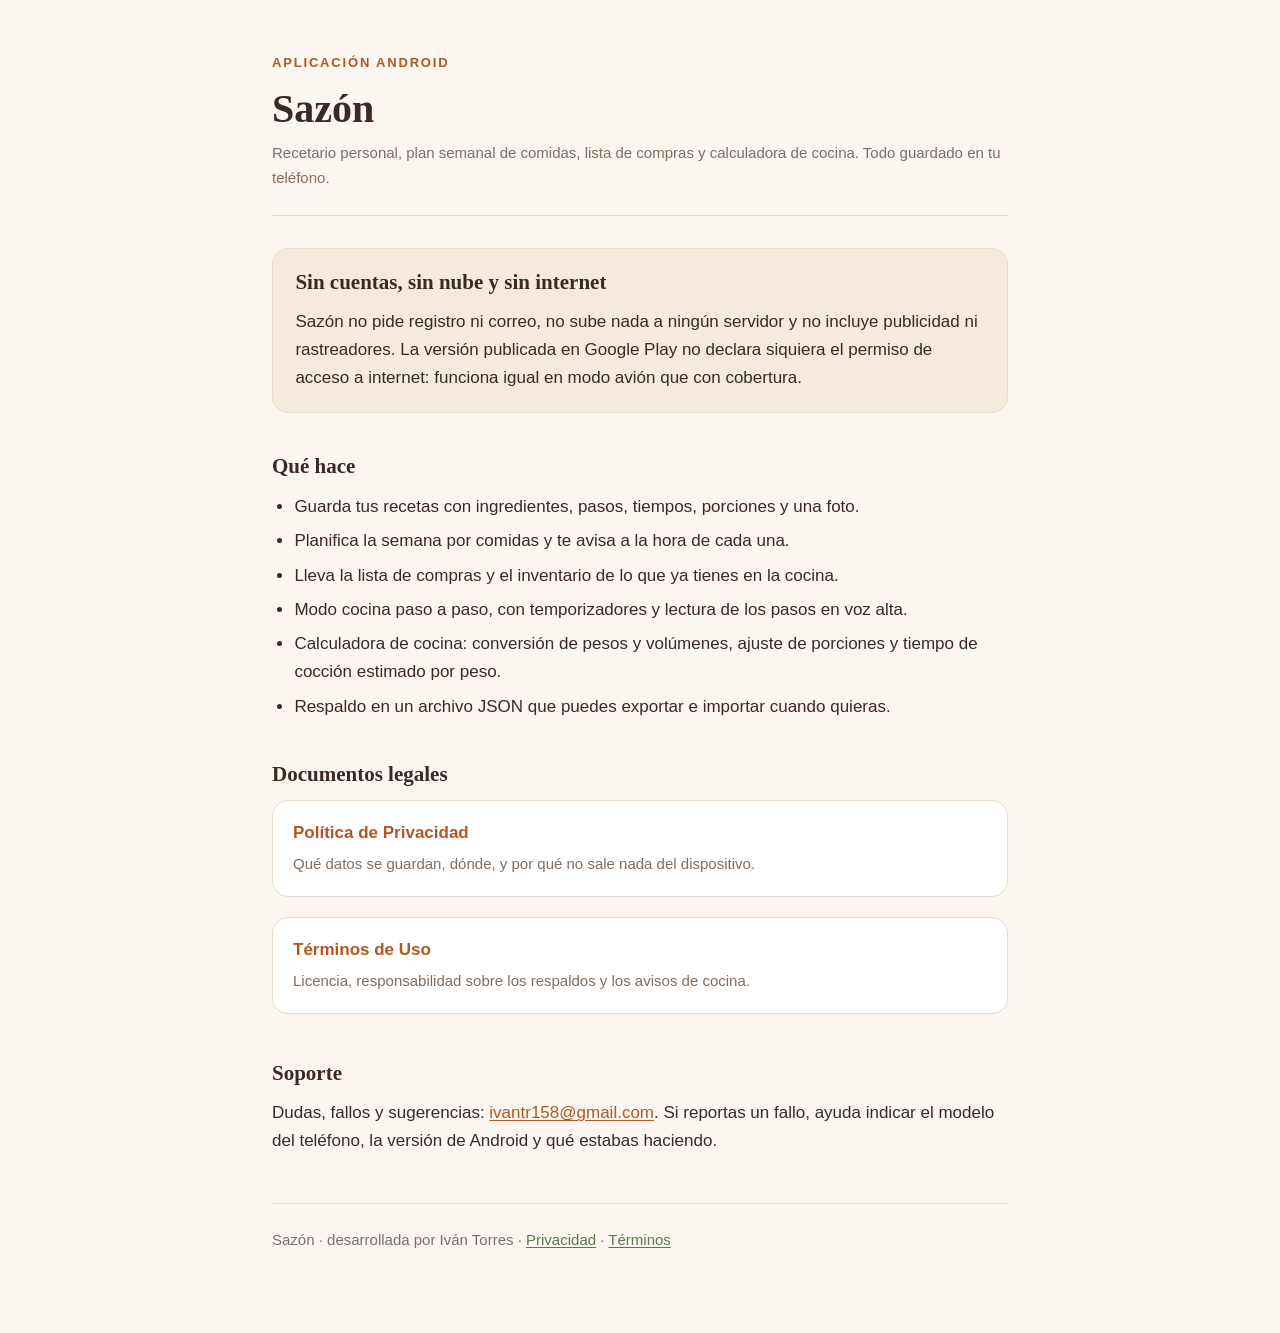
<file: index.html>
<!DOCTYPE html>
<html lang="es">
<head>
<meta charset="utf-8">
<meta name="viewport" content="width=device-width, initial-scale=1">
<title>Sazón · Recetario personal para Android</title>
<meta name="description" content="Sazón es un recetario personal para Android: recetas, plan semanal, lista de compras y calculadora de cocina. Sin cuentas, sin nube y sin internet.">
<link rel="stylesheet" href="estilo.css">
</head>
<body>
<div class="envoltura">

<header class="portada">
  <p class="marca">Aplicación Android</p>
  <h1>Sazón</h1>
  <p class="fecha">Recetario personal, plan semanal de comidas, lista de compras y calculadora de cocina. Todo guardado en tu teléfono.</p>
</header>

<div class="resumen">
  <h2>Sin cuentas, sin nube y sin internet</h2>
  <p>Sazón no pide registro ni correo, no sube nada a ningún servidor y no incluye publicidad ni rastreadores. La versión publicada en Google Play no declara siquiera el permiso de acceso a internet: funciona igual en modo avión que con cobertura.</p>
</div>

<h2>Qué hace</h2>
<ul>
  <li>Guarda tus recetas con ingredientes, pasos, tiempos, porciones y una foto.</li>
  <li>Planifica la semana por comidas y te avisa a la hora de cada una.</li>
  <li>Lleva la lista de compras y el inventario de lo que ya tienes en la cocina.</li>
  <li>Modo cocina paso a paso, con temporizadores y lectura de los pasos en voz alta.</li>
  <li>Calculadora de cocina: conversión de pesos y volúmenes, ajuste de porciones y tiempo de cocción estimado por peso.</li>
  <li>Respaldo en un archivo JSON que puedes exportar e importar cuando quieras.</li>
</ul>

<h2>Documentos legales</h2>
<ul class="tarjetas">
  <li><a href="privacidad.html"><strong>Política de Privacidad</strong><span>Qué datos se guardan, dónde, y por qué no sale nada del dispositivo.</span></a></li>
  <li><a href="terminos.html"><strong>Términos de Uso</strong><span>Licencia, responsabilidad sobre los respaldos y los avisos de cocina.</span></a></li>
</ul>

<h2>Soporte</h2>
<p>Dudas, fallos y sugerencias: <a href="mailto:ivantr158@gmail.com">ivantr158@gmail.com</a>. Si reportas un fallo, ayuda indicar el modelo del teléfono, la versión de Android y qué estabas haciendo.</p>

<footer>
  <p>Sazón · desarrollada por Iván Torres · <a href="privacidad.html">Privacidad</a> · <a href="terminos.html">Términos</a></p>
</footer>

</div>
</body>
</html>
</file>
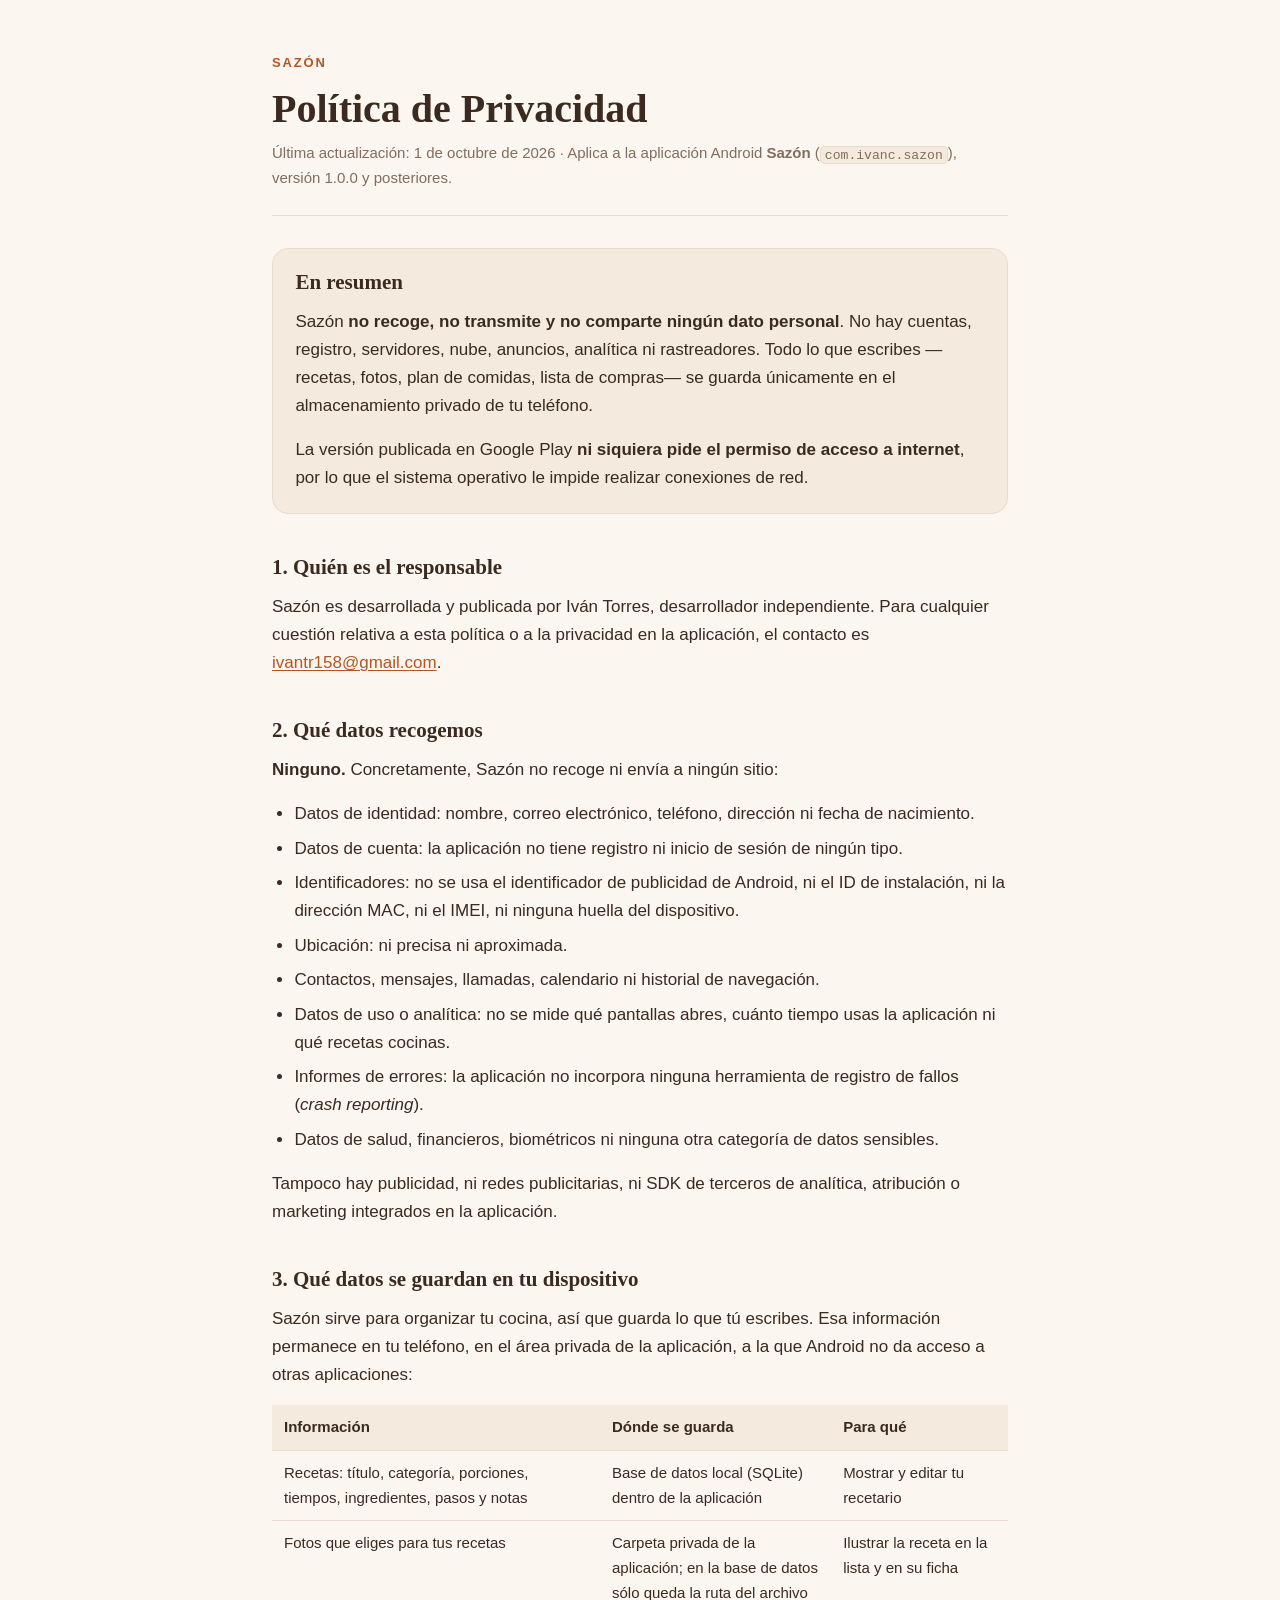
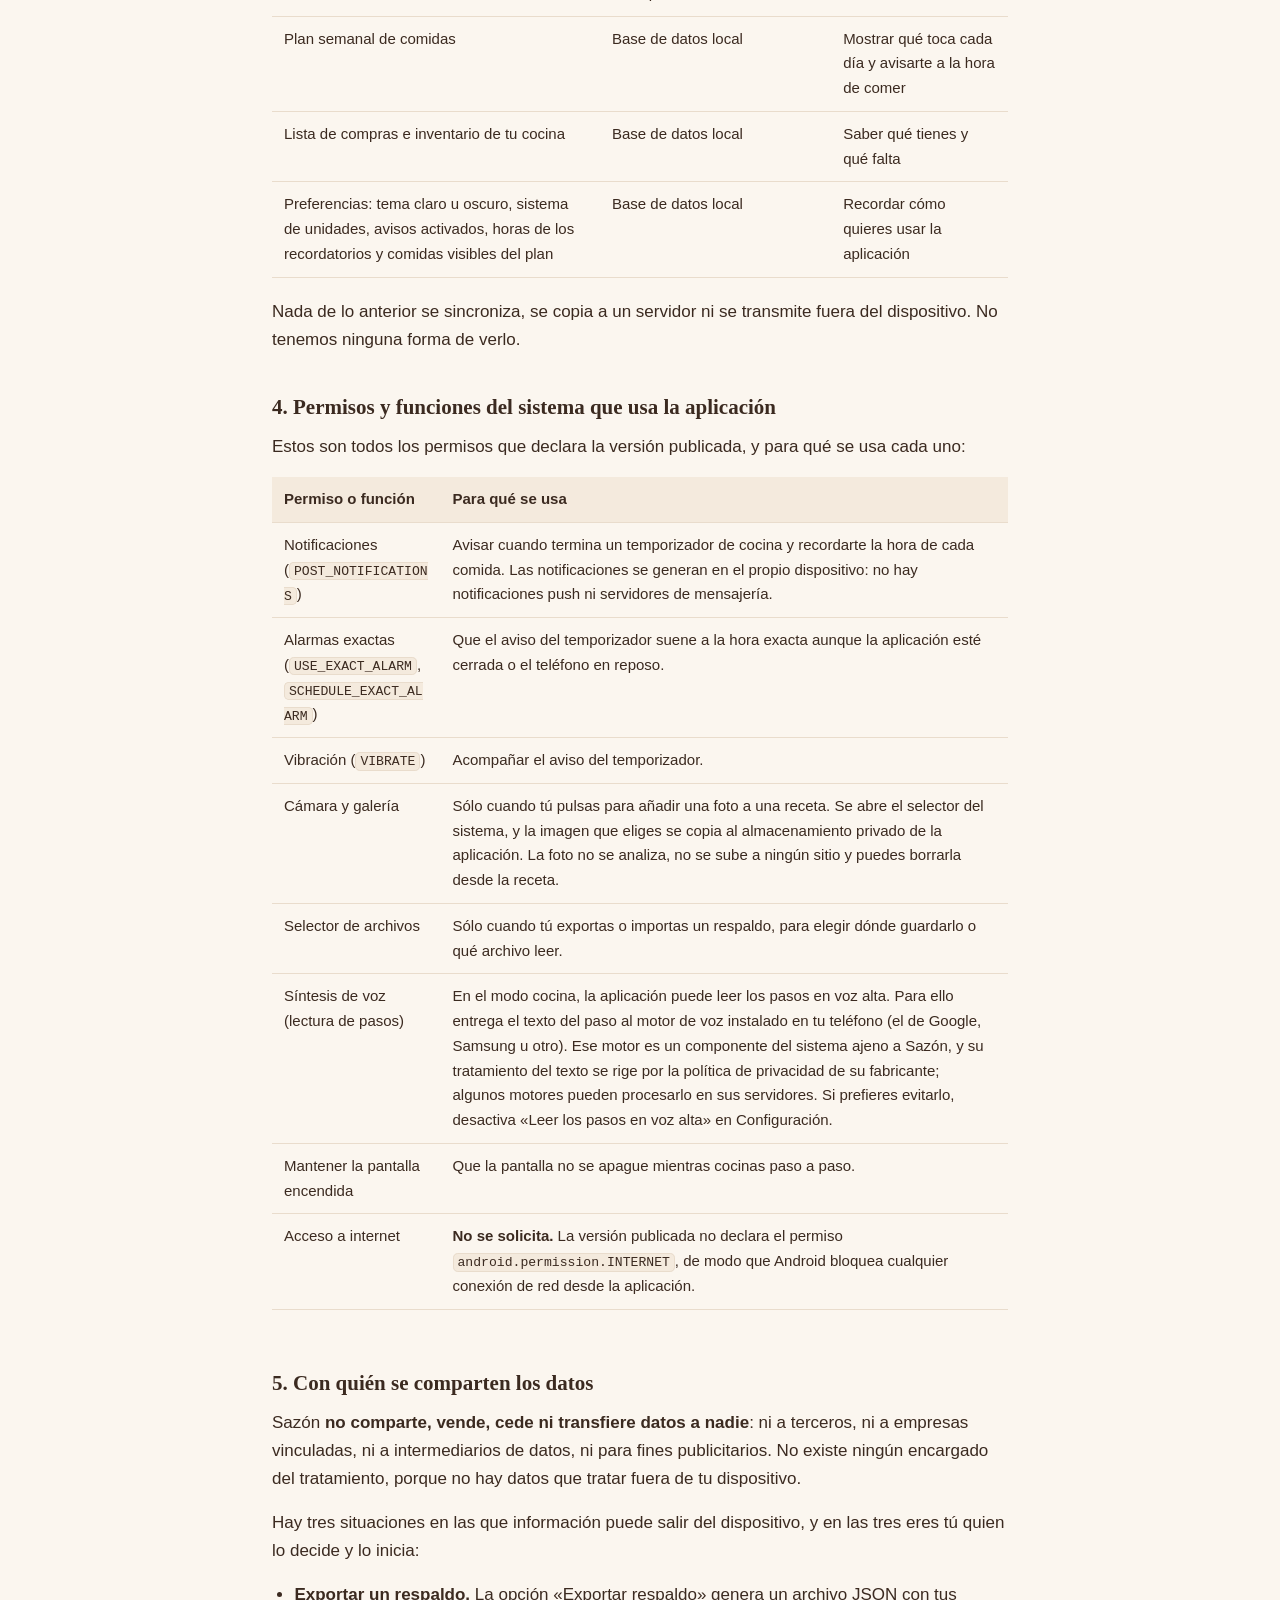
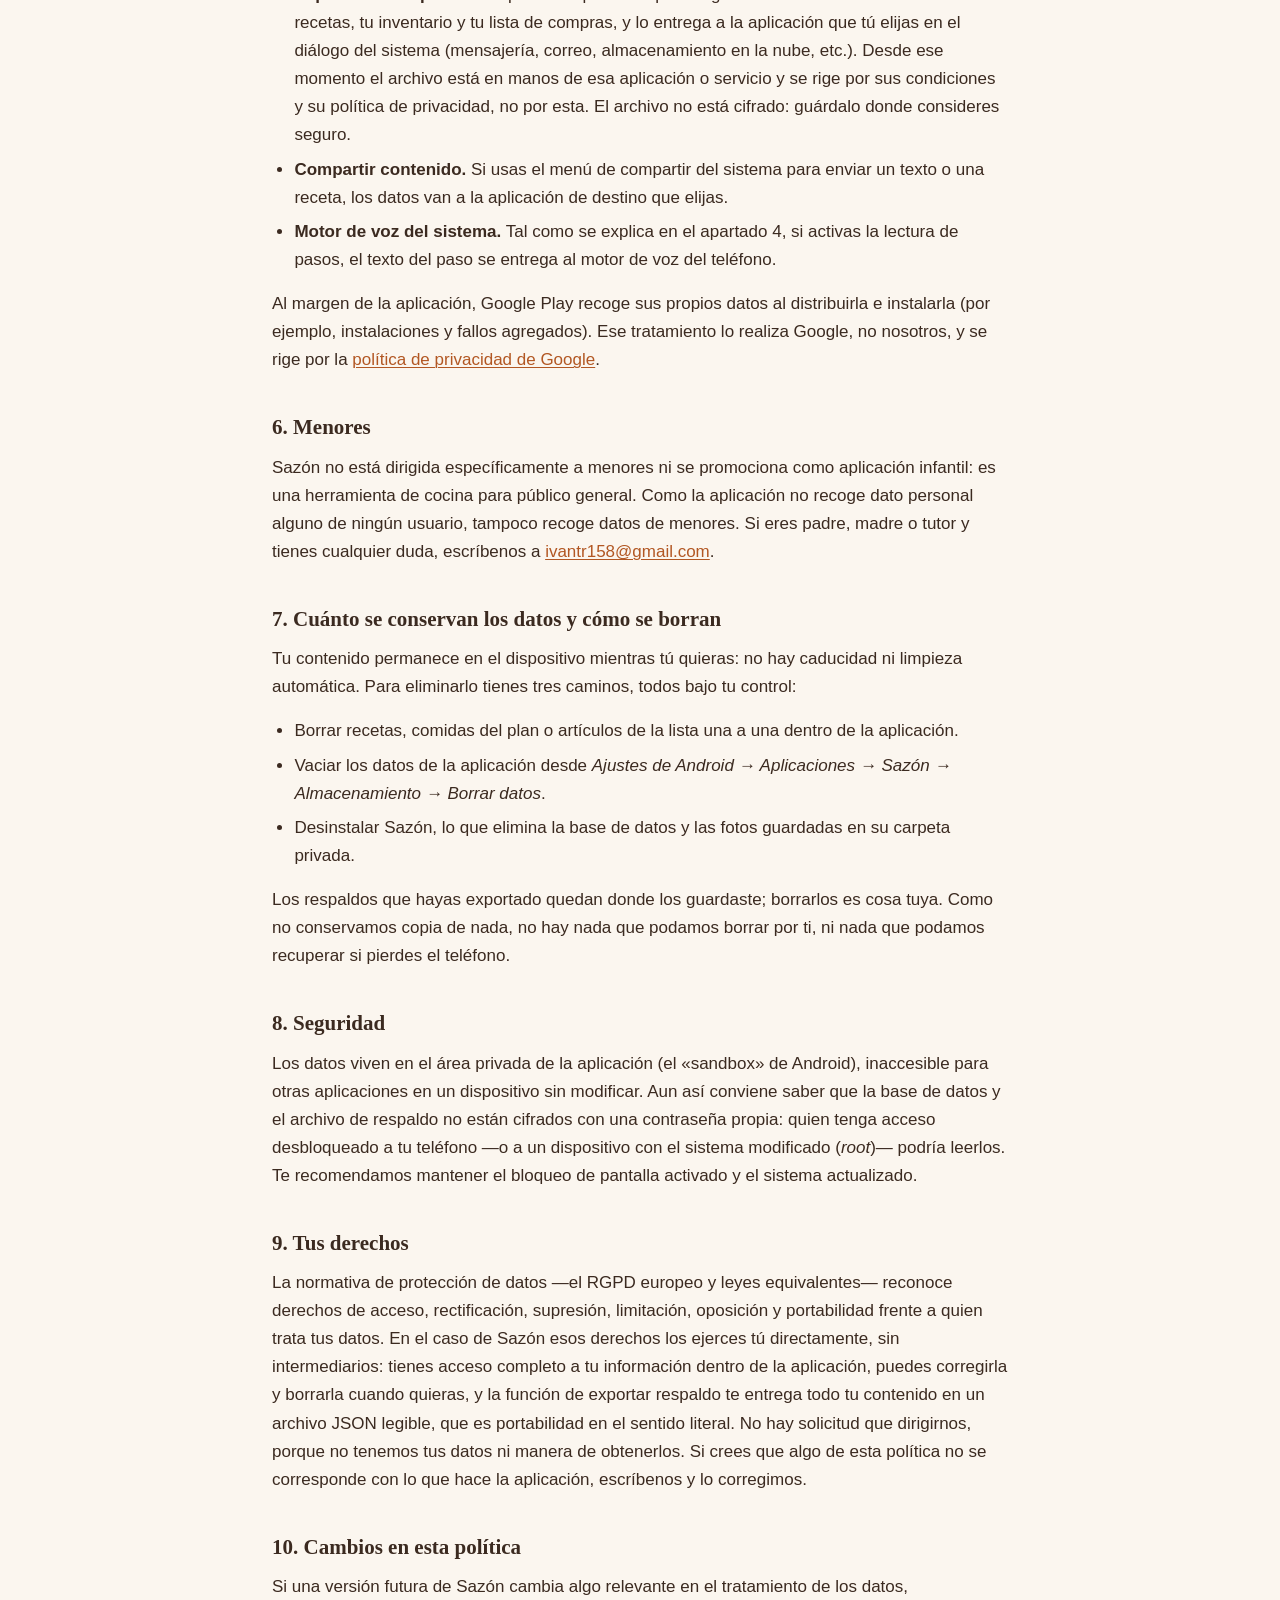
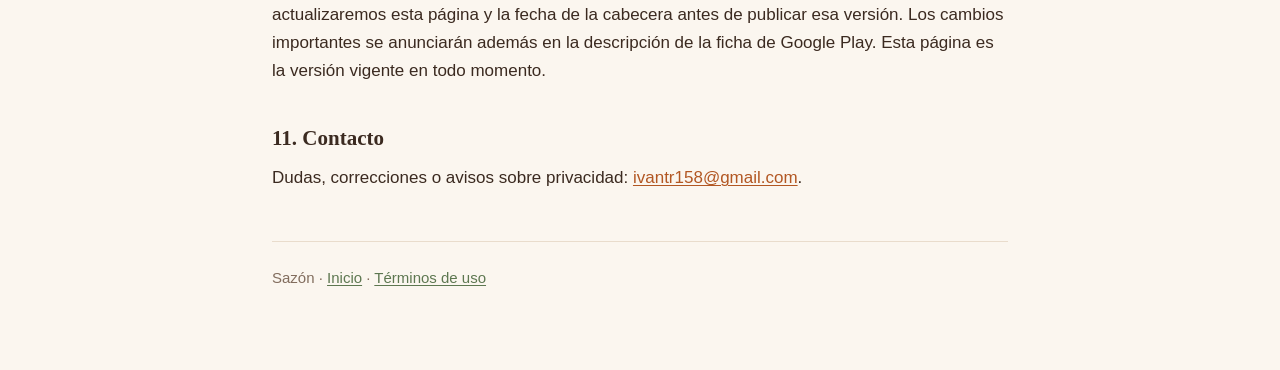
<file: privacidad.html>
<!DOCTYPE html>
<html lang="es">
<head>
<meta charset="utf-8">
<meta name="viewport" content="width=device-width, initial-scale=1">
<title>Política de Privacidad · Sazón</title>
<meta name="description" content="Política de privacidad de Sazón, el recetario personal para Android que guarda todo en tu teléfono.">
<link rel="stylesheet" href="estilo.css">
</head>
<body>
<div class="envoltura">

<header class="portada">
  <a class="marca" href="index.html">Sazón</a>
  <h1>Política de Privacidad</h1>
  <p class="fecha">Última actualización: 1 de octubre de 2026 · Aplica a la aplicación Android <strong>Sazón</strong> (<code>com.ivanc.sazon</code>), versión 1.0.0 y posteriores.</p>
</header>

<div class="resumen">
  <h2>En resumen</h2>
  <p>Sazón <strong>no recoge, no transmite y no comparte ningún dato personal</strong>. No hay cuentas, registro, servidores, nube, anuncios, analítica ni rastreadores. Todo lo que escribes —recetas, fotos, plan de comidas, lista de compras— se guarda únicamente en el almacenamiento privado de tu teléfono.</p>
  <p>La versión publicada en Google Play <strong>ni siquiera pide el permiso de acceso a internet</strong>, por lo que el sistema operativo le impide realizar conexiones de red.</p>
</div>

<h2>1. Quién es el responsable</h2>
<p>Sazón es desarrollada y publicada por Iván Torres, desarrollador independiente. Para cualquier cuestión relativa a esta política o a la privacidad en la aplicación, el contacto es <a href="mailto:ivantr158@gmail.com">ivantr158@gmail.com</a>.</p>

<h2>2. Qué datos recogemos</h2>
<p><strong>Ninguno.</strong> Concretamente, Sazón no recoge ni envía a ningún sitio:</p>
<ul>
  <li>Datos de identidad: nombre, correo electrónico, teléfono, dirección ni fecha de nacimiento.</li>
  <li>Datos de cuenta: la aplicación no tiene registro ni inicio de sesión de ningún tipo.</li>
  <li>Identificadores: no se usa el identificador de publicidad de Android, ni el ID de instalación, ni la dirección MAC, ni el IMEI, ni ninguna huella del dispositivo.</li>
  <li>Ubicación: ni precisa ni aproximada.</li>
  <li>Contactos, mensajes, llamadas, calendario ni historial de navegación.</li>
  <li>Datos de uso o analítica: no se mide qué pantallas abres, cuánto tiempo usas la aplicación ni qué recetas cocinas.</li>
  <li>Informes de errores: la aplicación no incorpora ninguna herramienta de registro de fallos (<em>crash reporting</em>).</li>
  <li>Datos de salud, financieros, biométricos ni ninguna otra categoría de datos sensibles.</li>
</ul>
<p>Tampoco hay publicidad, ni redes publicitarias, ni SDK de terceros de analítica, atribución o marketing integrados en la aplicación.</p>

<h2>3. Qué datos se guardan en tu dispositivo</h2>
<p>Sazón sirve para organizar tu cocina, así que guarda lo que tú escribes. Esa información permanece en tu teléfono, en el área privada de la aplicación, a la que Android no da acceso a otras aplicaciones:</p>
<div class="tabla-scroll">
<table>
  <thead>
    <tr><th>Información</th><th>Dónde se guarda</th><th>Para qué</th></tr>
  </thead>
  <tbody>
    <tr><td>Recetas: título, categoría, porciones, tiempos, ingredientes, pasos y notas</td><td>Base de datos local (SQLite) dentro de la aplicación</td><td>Mostrar y editar tu recetario</td></tr>
    <tr><td>Fotos que eliges para tus recetas</td><td>Carpeta privada de la aplicación; en la base de datos sólo queda la ruta del archivo</td><td>Ilustrar la receta en la lista y en su ficha</td></tr>
    <tr><td>Plan semanal de comidas</td><td>Base de datos local</td><td>Mostrar qué toca cada día y avisarte a la hora de comer</td></tr>
    <tr><td>Lista de compras e inventario de tu cocina</td><td>Base de datos local</td><td>Saber qué tienes y qué falta</td></tr>
    <tr><td>Preferencias: tema claro u oscuro, sistema de unidades, avisos activados, horas de los recordatorios y comidas visibles del plan</td><td>Base de datos local</td><td>Recordar cómo quieres usar la aplicación</td></tr>
  </tbody>
</table>
</div>
<p>Nada de lo anterior se sincroniza, se copia a un servidor ni se transmite fuera del dispositivo. No tenemos ninguna forma de verlo.</p>

<h2>4. Permisos y funciones del sistema que usa la aplicación</h2>
<p>Estos son todos los permisos que declara la versión publicada, y para qué se usa cada uno:</p>
<div class="tabla-scroll">
<table>
  <thead>
    <tr><th>Permiso o función</th><th>Para qué se usa</th></tr>
  </thead>
  <tbody>
    <tr><td>Notificaciones (<code>POST_NOTIFICATIONS</code>)</td><td>Avisar cuando termina un temporizador de cocina y recordarte la hora de cada comida. Las notificaciones se generan en el propio dispositivo: no hay notificaciones push ni servidores de mensajería.</td></tr>
    <tr><td>Alarmas exactas (<code>USE_EXACT_ALARM</code>, <code>SCHEDULE_EXACT_ALARM</code>)</td><td>Que el aviso del temporizador suene a la hora exacta aunque la aplicación esté cerrada o el teléfono en reposo.</td></tr>
    <tr><td>Vibración (<code>VIBRATE</code>)</td><td>Acompañar el aviso del temporizador.</td></tr>
    <tr><td>Cámara y galería</td><td>Sólo cuando tú pulsas para añadir una foto a una receta. Se abre el selector del sistema, y la imagen que eliges se copia al almacenamiento privado de la aplicación. La foto no se analiza, no se sube a ningún sitio y puedes borrarla desde la receta.</td></tr>
    <tr><td>Selector de archivos</td><td>Sólo cuando tú exportas o importas un respaldo, para elegir dónde guardarlo o qué archivo leer.</td></tr>
    <tr><td>Síntesis de voz (lectura de pasos)</td><td>En el modo cocina, la aplicación puede leer los pasos en voz alta. Para ello entrega el texto del paso al motor de voz instalado en tu teléfono (el de Google, Samsung u otro). Ese motor es un componente del sistema ajeno a Sazón, y su tratamiento del texto se rige por la política de privacidad de su fabricante; algunos motores pueden procesarlo en sus servidores. Si prefieres evitarlo, desactiva «Leer los pasos en voz alta» en Configuración.</td></tr>
    <tr><td>Mantener la pantalla encendida</td><td>Que la pantalla no se apague mientras cocinas paso a paso.</td></tr>
    <tr><td>Acceso a internet</td><td><strong>No se solicita.</strong> La versión publicada no declara el permiso <code>android.permission.INTERNET</code>, de modo que Android bloquea cualquier conexión de red desde la aplicación.</td></tr>
  </tbody>
</table>
</div>

<h2>5. Con quién se comparten los datos</h2>
<p>Sazón <strong>no comparte, vende, cede ni transfiere datos a nadie</strong>: ni a terceros, ni a empresas vinculadas, ni a intermediarios de datos, ni para fines publicitarios. No existe ningún encargado del tratamiento, porque no hay datos que tratar fuera de tu dispositivo.</p>
<p>Hay tres situaciones en las que información puede salir del dispositivo, y en las tres eres tú quien lo decide y lo inicia:</p>
<ul>
  <li><strong>Exportar un respaldo.</strong> La opción «Exportar respaldo» genera un archivo JSON con tus recetas, tu inventario y tu lista de compras, y lo entrega a la aplicación que tú elijas en el diálogo del sistema (mensajería, correo, almacenamiento en la nube, etc.). Desde ese momento el archivo está en manos de esa aplicación o servicio y se rige por sus condiciones y su política de privacidad, no por esta. El archivo no está cifrado: guárdalo donde consideres seguro.</li>
  <li><strong>Compartir contenido.</strong> Si usas el menú de compartir del sistema para enviar un texto o una receta, los datos van a la aplicación de destino que elijas.</li>
  <li><strong>Motor de voz del sistema.</strong> Tal como se explica en el apartado 4, si activas la lectura de pasos, el texto del paso se entrega al motor de voz del teléfono.</li>
</ul>
<p>Al margen de la aplicación, Google Play recoge sus propios datos al distribuirla e instalarla (por ejemplo, instalaciones y fallos agregados). Ese tratamiento lo realiza Google, no nosotros, y se rige por la <a href="https://policies.google.com/privacy" rel="noopener">política de privacidad de Google</a>.</p>

<h2>6. Menores</h2>
<p>Sazón no está dirigida específicamente a menores ni se promociona como aplicación infantil: es una herramienta de cocina para público general. Como la aplicación no recoge dato personal alguno de ningún usuario, tampoco recoge datos de menores. Si eres padre, madre o tutor y tienes cualquier duda, escríbenos a <a href="mailto:ivantr158@gmail.com">ivantr158@gmail.com</a>.</p>

<h2>7. Cuánto se conservan los datos y cómo se borran</h2>
<p>Tu contenido permanece en el dispositivo mientras tú quieras: no hay caducidad ni limpieza automática. Para eliminarlo tienes tres caminos, todos bajo tu control:</p>
<ul>
  <li>Borrar recetas, comidas del plan o artículos de la lista una a una dentro de la aplicación.</li>
  <li>Vaciar los datos de la aplicación desde <em>Ajustes de Android → Aplicaciones → Sazón → Almacenamiento → Borrar datos</em>.</li>
  <li>Desinstalar Sazón, lo que elimina la base de datos y las fotos guardadas en su carpeta privada.</li>
</ul>
<p>Los respaldos que hayas exportado quedan donde los guardaste; borrarlos es cosa tuya. Como no conservamos copia de nada, no hay nada que podamos borrar por ti, ni nada que podamos recuperar si pierdes el teléfono.</p>

<h2>8. Seguridad</h2>
<p>Los datos viven en el área privada de la aplicación (el «sandbox» de Android), inaccesible para otras aplicaciones en un dispositivo sin modificar. Aun así conviene saber que la base de datos y el archivo de respaldo no están cifrados con una contraseña propia: quien tenga acceso desbloqueado a tu teléfono —o a un dispositivo con el sistema modificado (<em>root</em>)— podría leerlos. Te recomendamos mantener el bloqueo de pantalla activado y el sistema actualizado.</p>

<h2>9. Tus derechos</h2>
<p>La normativa de protección de datos —el RGPD europeo y leyes equivalentes— reconoce derechos de acceso, rectificación, supresión, limitación, oposición y portabilidad frente a quien trata tus datos. En el caso de Sazón esos derechos los ejerces tú directamente, sin intermediarios: tienes acceso completo a tu información dentro de la aplicación, puedes corregirla y borrarla cuando quieras, y la función de exportar respaldo te entrega todo tu contenido en un archivo JSON legible, que es portabilidad en el sentido literal. No hay solicitud que dirigirnos, porque no tenemos tus datos ni manera de obtenerlos. Si crees que algo de esta política no se corresponde con lo que hace la aplicación, escríbenos y lo corregimos.</p>

<h2>10. Cambios en esta política</h2>
<p>Si una versión futura de Sazón cambia algo relevante en el tratamiento de los datos, actualizaremos esta página y la fecha de la cabecera antes de publicar esa versión. Los cambios importantes se anunciarán además en la descripción de la ficha de Google Play. Esta página es la versión vigente en todo momento.</p>

<h2>11. Contacto</h2>
<p>Dudas, correcciones o avisos sobre privacidad: <a href="mailto:ivantr158@gmail.com">ivantr158@gmail.com</a>.</p>

<footer>
  <p>Sazón · <a href="index.html">Inicio</a> · <a href="terminos.html">Términos de uso</a></p>
</footer>

</div>
</body>
</html>
</file>
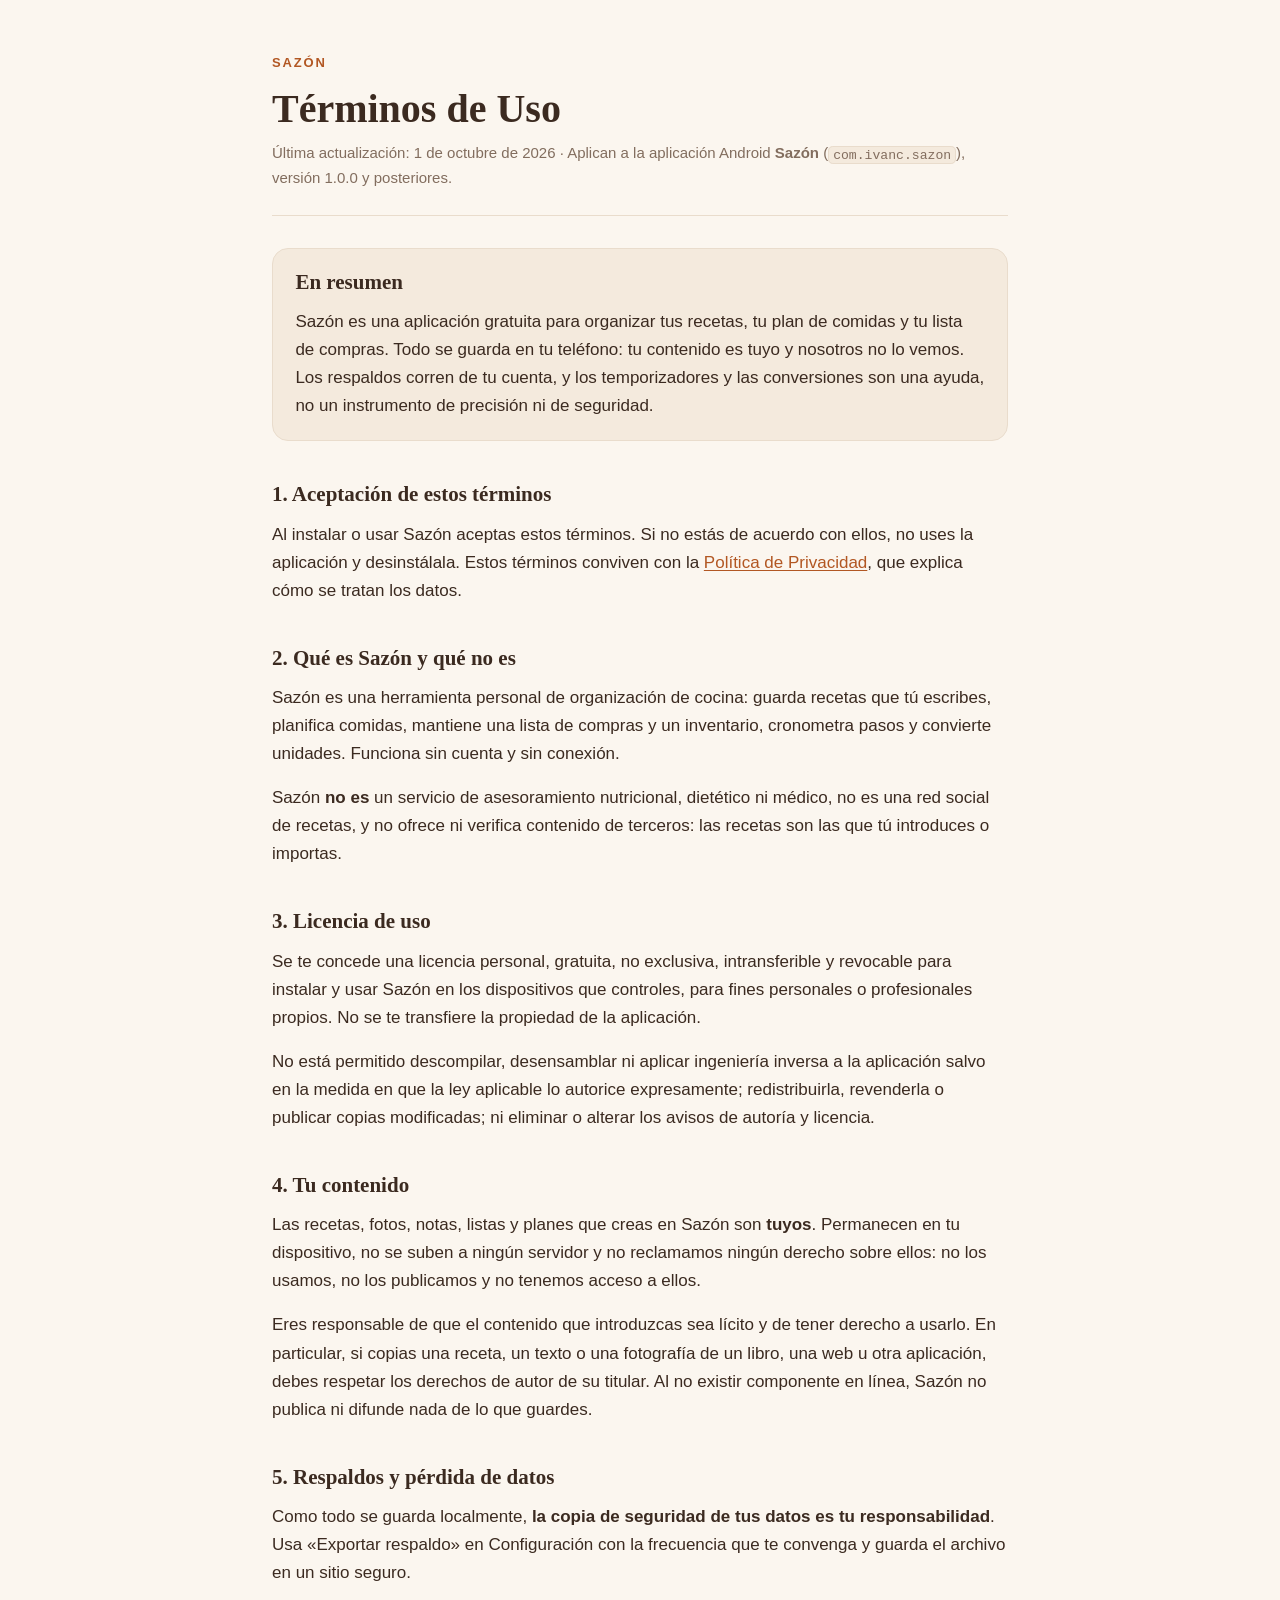
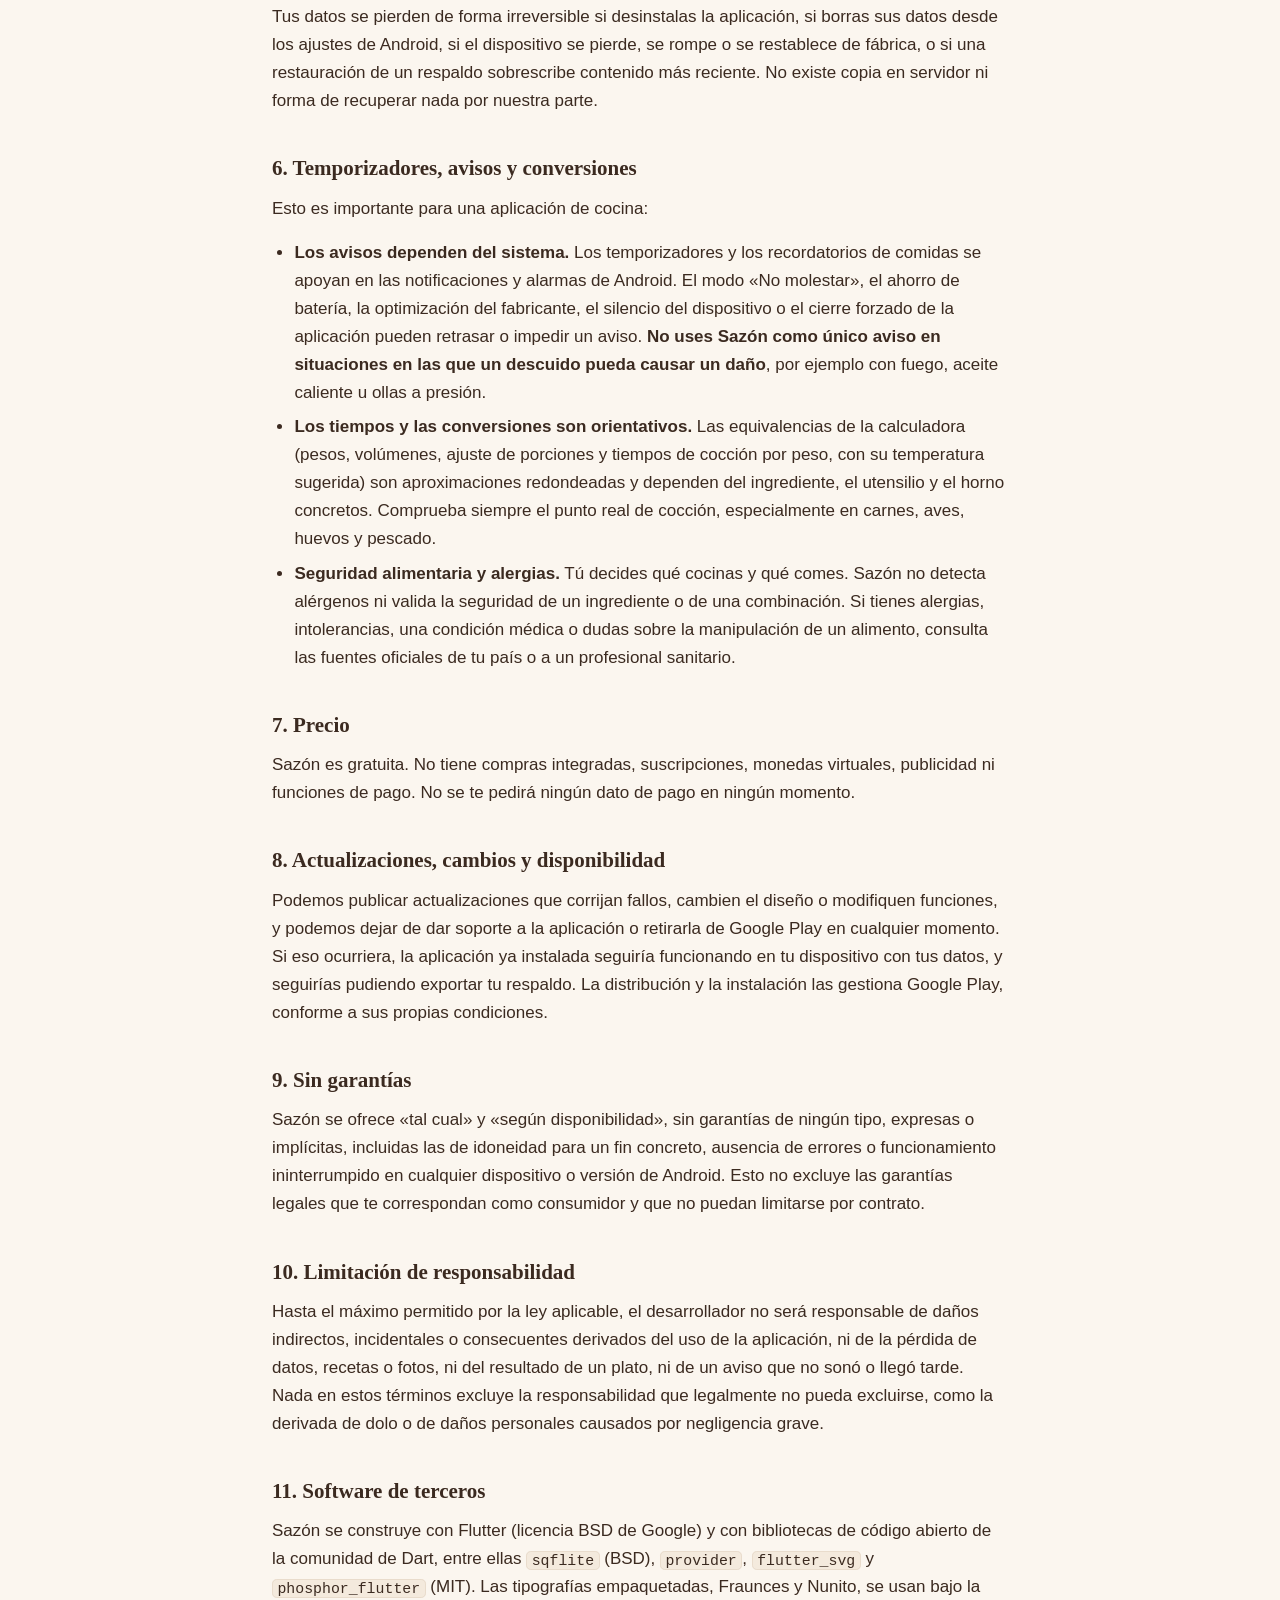
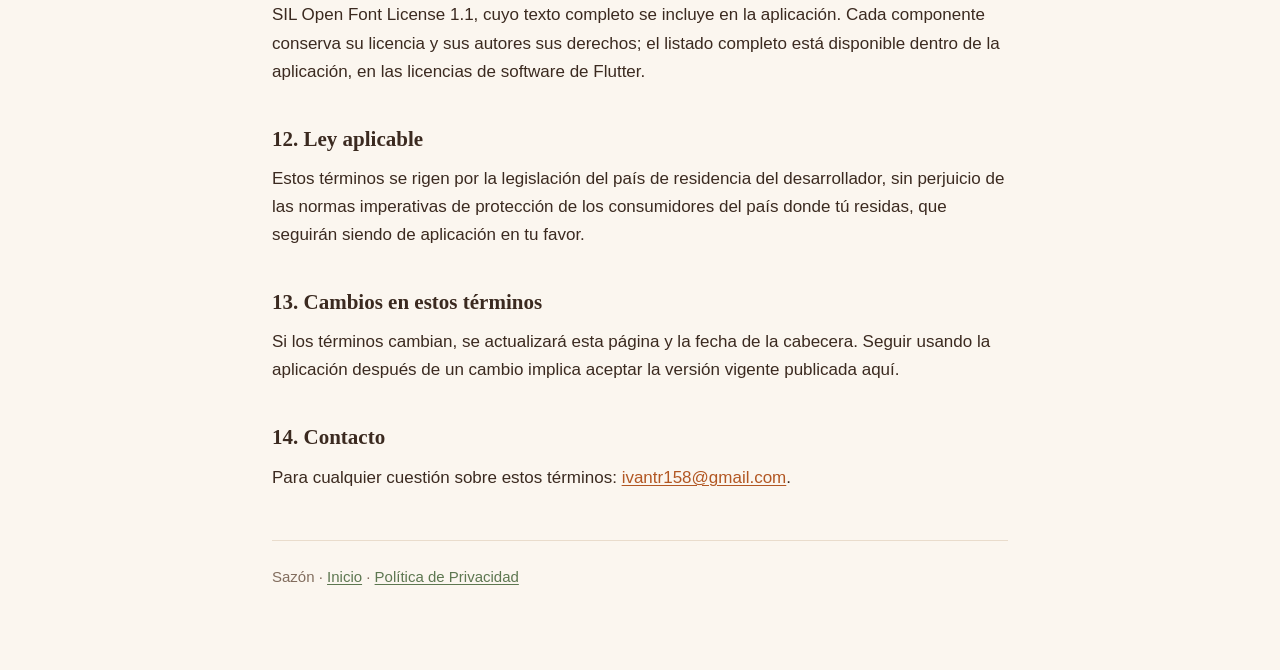
<file: terminos.html>
<!DOCTYPE html>
<html lang="es">
<head>
<meta charset="utf-8">
<meta name="viewport" content="width=device-width, initial-scale=1">
<title>Términos de Uso · Sazón</title>
<meta name="description" content="Términos y condiciones de uso de Sazón, el recetario personal para Android.">
<link rel="stylesheet" href="estilo.css">
</head>
<body>
<div class="envoltura">

<header class="portada">
  <a class="marca" href="index.html">Sazón</a>
  <h1>Términos de Uso</h1>
  <p class="fecha">Última actualización: 1 de octubre de 2026 · Aplican a la aplicación Android <strong>Sazón</strong> (<code>com.ivanc.sazon</code>), versión 1.0.0 y posteriores.</p>
</header>

<div class="resumen">
  <h2>En resumen</h2>
  <p>Sazón es una aplicación gratuita para organizar tus recetas, tu plan de comidas y tu lista de compras. Todo se guarda en tu teléfono: tu contenido es tuyo y nosotros no lo vemos. Los respaldos corren de tu cuenta, y los temporizadores y las conversiones son una ayuda, no un instrumento de precisión ni de seguridad.</p>
</div>

<h2>1. Aceptación de estos términos</h2>
<p>Al instalar o usar Sazón aceptas estos términos. Si no estás de acuerdo con ellos, no uses la aplicación y desinstálala. Estos términos conviven con la <a href="privacidad.html">Política de Privacidad</a>, que explica cómo se tratan los datos.</p>

<h2>2. Qué es Sazón y qué no es</h2>
<p>Sazón es una herramienta personal de organización de cocina: guarda recetas que tú escribes, planifica comidas, mantiene una lista de compras y un inventario, cronometra pasos y convierte unidades. Funciona sin cuenta y sin conexión.</p>
<p>Sazón <strong>no es</strong> un servicio de asesoramiento nutricional, dietético ni médico, no es una red social de recetas, y no ofrece ni verifica contenido de terceros: las recetas son las que tú introduces o importas.</p>

<h2>3. Licencia de uso</h2>
<p>Se te concede una licencia personal, gratuita, no exclusiva, intransferible y revocable para instalar y usar Sazón en los dispositivos que controles, para fines personales o profesionales propios. No se te transfiere la propiedad de la aplicación.</p>
<p>No está permitido descompilar, desensamblar ni aplicar ingeniería inversa a la aplicación salvo en la medida en que la ley aplicable lo autorice expresamente; redistribuirla, revenderla o publicar copias modificadas; ni eliminar o alterar los avisos de autoría y licencia.</p>

<h2>4. Tu contenido</h2>
<p>Las recetas, fotos, notas, listas y planes que creas en Sazón son <strong>tuyos</strong>. Permanecen en tu dispositivo, no se suben a ningún servidor y no reclamamos ningún derecho sobre ellos: no los usamos, no los publicamos y no tenemos acceso a ellos.</p>
<p>Eres responsable de que el contenido que introduzcas sea lícito y de tener derecho a usarlo. En particular, si copias una receta, un texto o una fotografía de un libro, una web u otra aplicación, debes respetar los derechos de autor de su titular. Al no existir componente en línea, Sazón no publica ni difunde nada de lo que guardes.</p>

<h2>5. Respaldos y pérdida de datos</h2>
<p>Como todo se guarda localmente, <strong>la copia de seguridad de tus datos es tu responsabilidad</strong>. Usa «Exportar respaldo» en Configuración con la frecuencia que te convenga y guarda el archivo en un sitio seguro.</p>
<p>Tus datos se pierden de forma irreversible si desinstalas la aplicación, si borras sus datos desde los ajustes de Android, si el dispositivo se pierde, se rompe o se restablece de fábrica, o si una restauración de un respaldo sobrescribe contenido más reciente. No existe copia en servidor ni forma de recuperar nada por nuestra parte.</p>

<h2>6. Temporizadores, avisos y conversiones</h2>
<p>Esto es importante para una aplicación de cocina:</p>
<ul>
  <li><strong>Los avisos dependen del sistema.</strong> Los temporizadores y los recordatorios de comidas se apoyan en las notificaciones y alarmas de Android. El modo «No molestar», el ahorro de batería, la optimización del fabricante, el silencio del dispositivo o el cierre forzado de la aplicación pueden retrasar o impedir un aviso. <strong>No uses Sazón como único aviso en situaciones en las que un descuido pueda causar un daño</strong>, por ejemplo con fuego, aceite caliente u ollas a presión.</li>
  <li><strong>Los tiempos y las conversiones son orientativos.</strong> Las equivalencias de la calculadora (pesos, volúmenes, ajuste de porciones y tiempos de cocción por peso, con su temperatura sugerida) son aproximaciones redondeadas y dependen del ingrediente, el utensilio y el horno concretos. Comprueba siempre el punto real de cocción, especialmente en carnes, aves, huevos y pescado.</li>
  <li><strong>Seguridad alimentaria y alergias.</strong> Tú decides qué cocinas y qué comes. Sazón no detecta alérgenos ni valida la seguridad de un ingrediente o de una combinación. Si tienes alergias, intolerancias, una condición médica o dudas sobre la manipulación de un alimento, consulta las fuentes oficiales de tu país o a un profesional sanitario.</li>
</ul>

<h2>7. Precio</h2>
<p>Sazón es gratuita. No tiene compras integradas, suscripciones, monedas virtuales, publicidad ni funciones de pago. No se te pedirá ningún dato de pago en ningún momento.</p>

<h2>8. Actualizaciones, cambios y disponibilidad</h2>
<p>Podemos publicar actualizaciones que corrijan fallos, cambien el diseño o modifiquen funciones, y podemos dejar de dar soporte a la aplicación o retirarla de Google Play en cualquier momento. Si eso ocurriera, la aplicación ya instalada seguiría funcionando en tu dispositivo con tus datos, y seguirías pudiendo exportar tu respaldo. La distribución y la instalación las gestiona Google Play, conforme a sus propias condiciones.</p>

<h2>9. Sin garantías</h2>
<p>Sazón se ofrece «tal cual» y «según disponibilidad», sin garantías de ningún tipo, expresas o implícitas, incluidas las de idoneidad para un fin concreto, ausencia de errores o funcionamiento ininterrumpido en cualquier dispositivo o versión de Android. Esto no excluye las garantías legales que te correspondan como consumidor y que no puedan limitarse por contrato.</p>

<h2>10. Limitación de responsabilidad</h2>
<p>Hasta el máximo permitido por la ley aplicable, el desarrollador no será responsable de daños indirectos, incidentales o consecuentes derivados del uso de la aplicación, ni de la pérdida de datos, recetas o fotos, ni del resultado de un plato, ni de un aviso que no sonó o llegó tarde. Nada en estos términos excluye la responsabilidad que legalmente no pueda excluirse, como la derivada de dolo o de daños personales causados por negligencia grave.</p>

<h2>11. Software de terceros</h2>
<p>Sazón se construye con Flutter (licencia BSD de Google) y con bibliotecas de código abierto de la comunidad de Dart, entre ellas <code>sqflite</code> (BSD), <code>provider</code>, <code>flutter_svg</code> y <code>phosphor_flutter</code> (MIT). Las tipografías empaquetadas, Fraunces y Nunito, se usan bajo la SIL Open Font License 1.1, cuyo texto completo se incluye en la aplicación. Cada componente conserva su licencia y sus autores sus derechos; el listado completo está disponible dentro de la aplicación, en las licencias de software de Flutter.</p>

<h2>12. Ley aplicable</h2>
<p>Estos términos se rigen por la legislación del país de residencia del desarrollador, sin perjuicio de las normas imperativas de protección de los consumidores del país donde tú residas, que seguirán siendo de aplicación en tu favor.</p>

<h2>13. Cambios en estos términos</h2>
<p>Si los términos cambian, se actualizará esta página y la fecha de la cabecera. Seguir usando la aplicación después de un cambio implica aceptar la versión vigente publicada aquí.</p>

<h2>14. Contacto</h2>
<p>Para cualquier cuestión sobre estos términos: <a href="mailto:ivantr158@gmail.com">ivantr158@gmail.com</a>.</p>

<footer>
  <p>Sazón · <a href="index.html">Inicio</a> · <a href="privacidad.html">Política de Privacidad</a></p>
</footer>

</div>
</body>
</html>
</file>
<file: estilo.css>
/* Sazón · hoja de estilo de las páginas legales.
   Paleta tomada de lib/core/theme/app_colors.dart: crema + terracota.
   Sin fuentes ni recursos externos: la página tiene que cargar igual
   desde cualquier país y sin depender de ningún CDN. */

:root {
  --fondo: #fbf6ef;
  --superficie: #ffffff;
  --superficie-calida: #f4eadd;
  --borde: #e9dccc;
  --tinta: #3b2a20;
  --tinta-suave: #826d5e;
  --terracota: #b25723;
  --salvia: #5d7750;
  --ancho: 46rem;
}

@media (prefers-color-scheme: dark) {
  :root {
    --fondo: #241c17;
    --superficie: #302620;
    --superficie-calida: #3b2f27;
    --borde: #4a3b31;
    --tinta: #f5ebe0;
    --tinta-suave: #c7b4a5;
    --terracota: #e9a177;
    --salvia: #a8c198;
  }
}

* { box-sizing: border-box; }

body {
  margin: 0;
  padding: 0 1.25rem 4rem;
  background: var(--fondo);
  color: var(--tinta);
  font-family: -apple-system, BlinkMacSystemFont, "Segoe UI", Roboto,
    "Helvetica Neue", Arial, sans-serif;
  font-size: 1.0625rem;
  line-height: 1.65;
  -webkit-text-size-adjust: 100%;
}

.envoltura { max-width: var(--ancho); margin: 0 auto; }

header.portada {
  padding: 3rem 0 1.5rem;
  border-bottom: 1px solid var(--borde);
  margin-bottom: 2rem;
}

.marca {
  display: inline-block;
  font-size: 0.8125rem;
  font-weight: 700;
  letter-spacing: 0.14em;
  text-transform: uppercase;
  color: var(--terracota);
  margin: 0 0 0.75rem;
  text-decoration: none;
}

h1 {
  font-family: Georgia, "Times New Roman", serif;
  font-size: clamp(1.85rem, 5vw, 2.5rem);
  line-height: 1.2;
  margin: 0 0 0.5rem;
  font-weight: 600;
}

h2 {
  font-family: Georgia, "Times New Roman", serif;
  font-size: 1.3125rem;
  line-height: 1.3;
  margin: 2.5rem 0 0.75rem;
  font-weight: 600;
}

h3 {
  font-size: 1.0625rem;
  margin: 1.75rem 0 0.5rem;
  font-weight: 700;
}

.fecha {
  color: var(--tinta-suave);
  font-size: 0.9375rem;
  margin: 0;
}

p, ul, ol { margin: 0 0 1rem; }
ul, ol { padding-left: 1.4rem; }
li { margin-bottom: 0.4rem; }

a { color: var(--terracota); text-decoration-thickness: 1px; text-underline-offset: 2px; }
a:hover { text-decoration-thickness: 2px; }

strong { font-weight: 700; }

.resumen {
  background: var(--superficie-calida);
  border: 1px solid var(--borde);
  border-radius: 1rem;
  padding: 1.25rem 1.4rem;
  margin: 0 0 2rem;
}
.resumen h2 { margin-top: 0; }
.resumen :last-child { margin-bottom: 0; }

.tarjetas {
  list-style: none;
  padding: 0;
  display: grid;
  gap: 0.875rem;
}
.tarjetas a {
  display: block;
  background: var(--superficie);
  border: 1px solid var(--borde);
  border-radius: 1rem;
  padding: 1.125rem 1.25rem;
  text-decoration: none;
  color: inherit;
}
.tarjetas a:hover { border-color: var(--terracota); }
.tarjetas strong { display: block; color: var(--terracota); margin-bottom: 0.15rem; }
.tarjetas span { color: var(--tinta-suave); font-size: 0.9375rem; }

table {
  width: 100%;
  border-collapse: collapse;
  margin: 0 0 1.25rem;
  font-size: 0.9375rem;
}
.tabla-scroll { overflow-x: auto; }
th, td {
  text-align: left;
  vertical-align: top;
  padding: 0.625rem 0.75rem;
  border-bottom: 1px solid var(--borde);
}
th { background: var(--superficie-calida); font-weight: 700; }

footer {
  margin-top: 3rem;
  padding-top: 1.5rem;
  border-top: 1px solid var(--borde);
  color: var(--tinta-suave);
  font-size: 0.9375rem;
}
footer a { color: var(--salvia); }

code {
  font-family: ui-monospace, SFMono-Regular, Menlo, Consolas, monospace;
  font-size: 0.875em;
  background: var(--superficie-calida);
  border: 1px solid var(--borde);
  border-radius: 0.3rem;
  padding: 0.05em 0.3em;
  overflow-wrap: anywhere;
}
</file>
